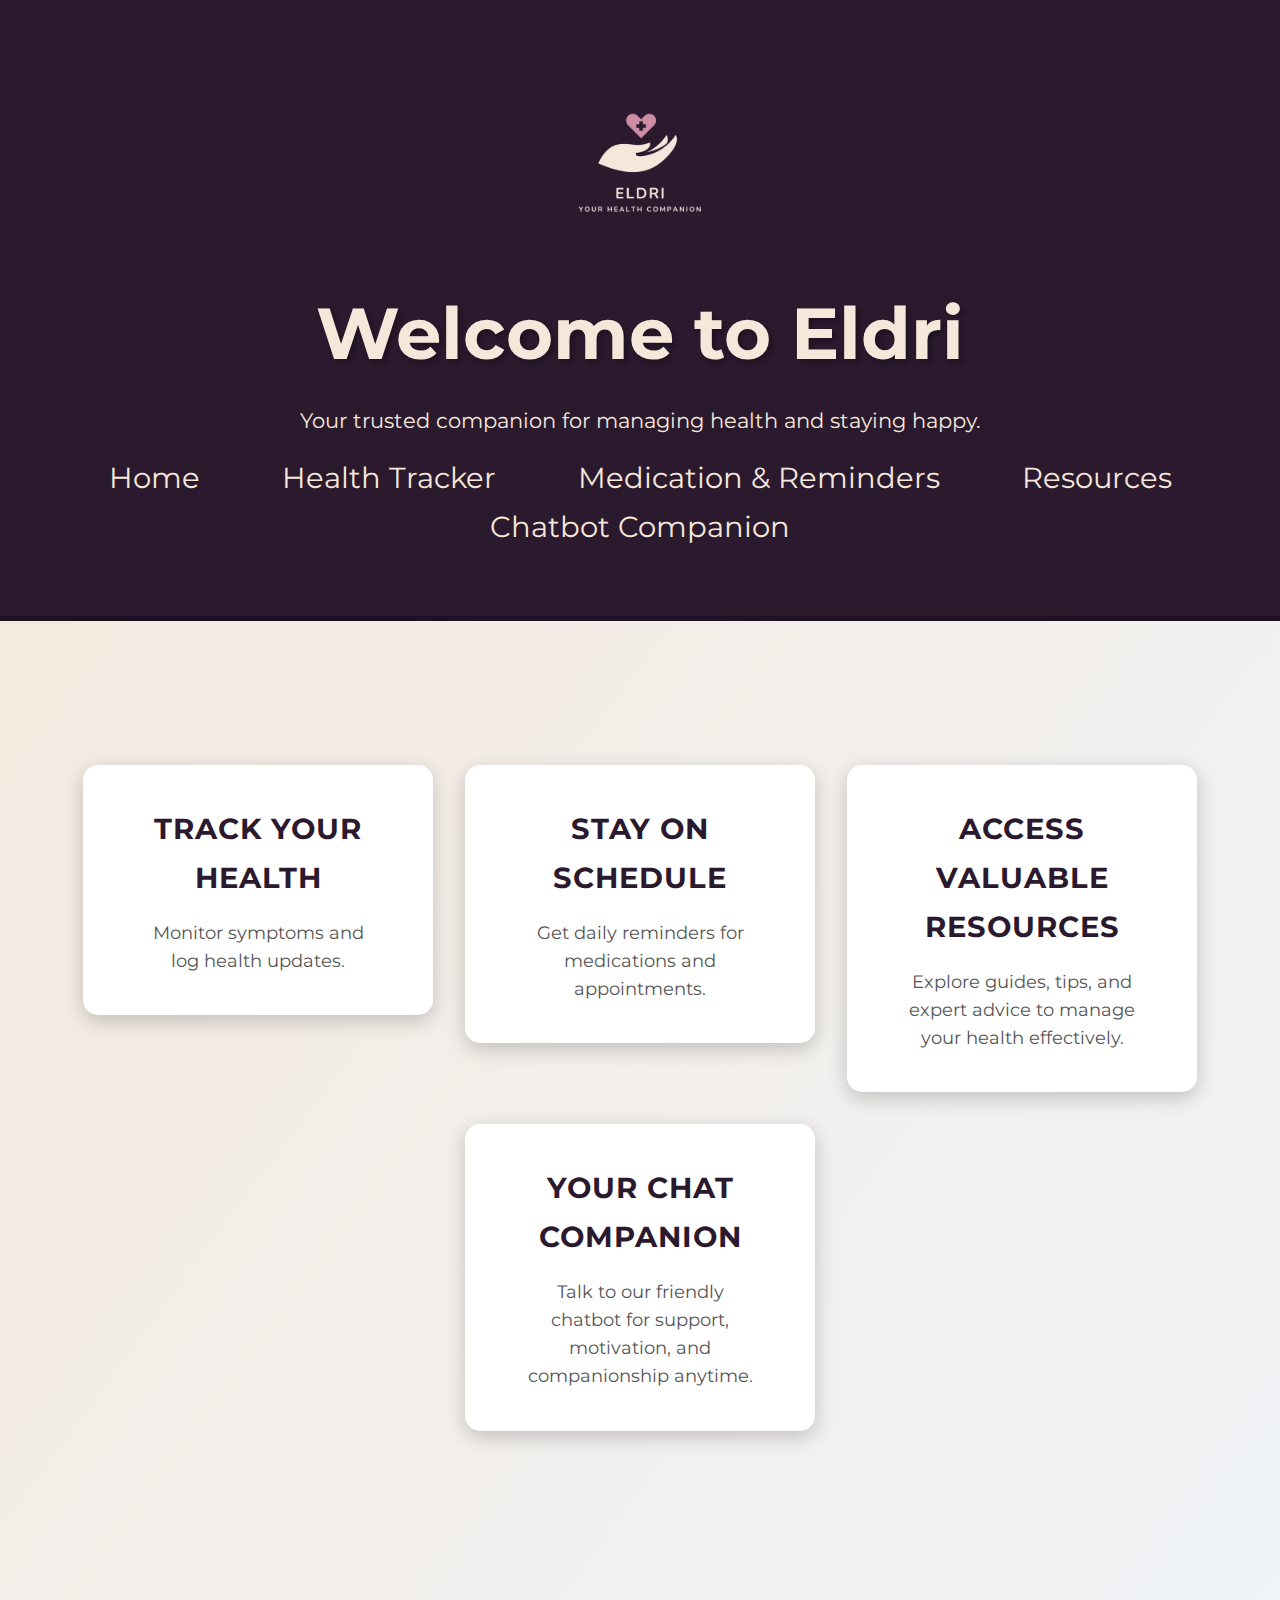
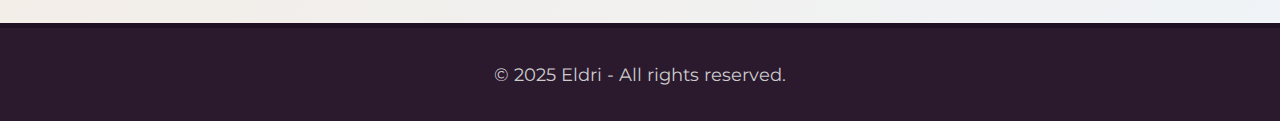
<file: index.html>
<!DOCTYPE html>
<html lang="en">
<head>
    <meta charset="UTF-8">
    <meta name="viewport" content="width=device-width, initial-scale=1.0">
    <title>Eldri - Your Health Companion</title>
    <link rel="stylesheet" href="styles.css">
    <link href="https://fonts.googleapis.com/css2?family=Montserrat:wght@400;700&display=swap" rel="stylesheet">
</head>
<body>
    <header>
        <img src="logo.png" alt="Eldri Logo" id="logo" width="200px" height="200px">
        <h1>Welcome to Eldri</h1>
        <p>Your trusted companion for managing health and staying happy.</p>
        <nav>
            <a href="index.html">Home</a>
            <a href="tracker.html">Health Tracker</a>
            <a href="medication.html">Medication & Reminders</a>
            <a href="resources.html">Resources</a>
            <a href="chatbot.html">Chatbot Companion</a>
        </nav>
    </header>

    <main>
        <section class="features">
            <div class="feature-card">
                <h3>Track Your Health</h3>
                <p>Monitor symptoms and log health updates.</p>
            </div>
            <div class="feature-card">
                <h3>Stay on Schedule</h3>
                <p>Get daily reminders for medications and appointments.</p>
            </div>
            <div class="feature-card">
                <h3>Access Valuable Resources</h3>
                <p>Explore guides, tips, and expert advice to manage your health effectively.</p>
            </div>
            <div class="feature-card">
                <h3>Your Chat Companion</h3>
                <p>Talk to our friendly chatbot for support, motivation, and companionship anytime.</p>
            </div>
        </section>
    </main>

    <footer>
        <p>&copy; 2025 Eldri - All rights reserved.</p>
    </footer>
</body>
</html>
</file>
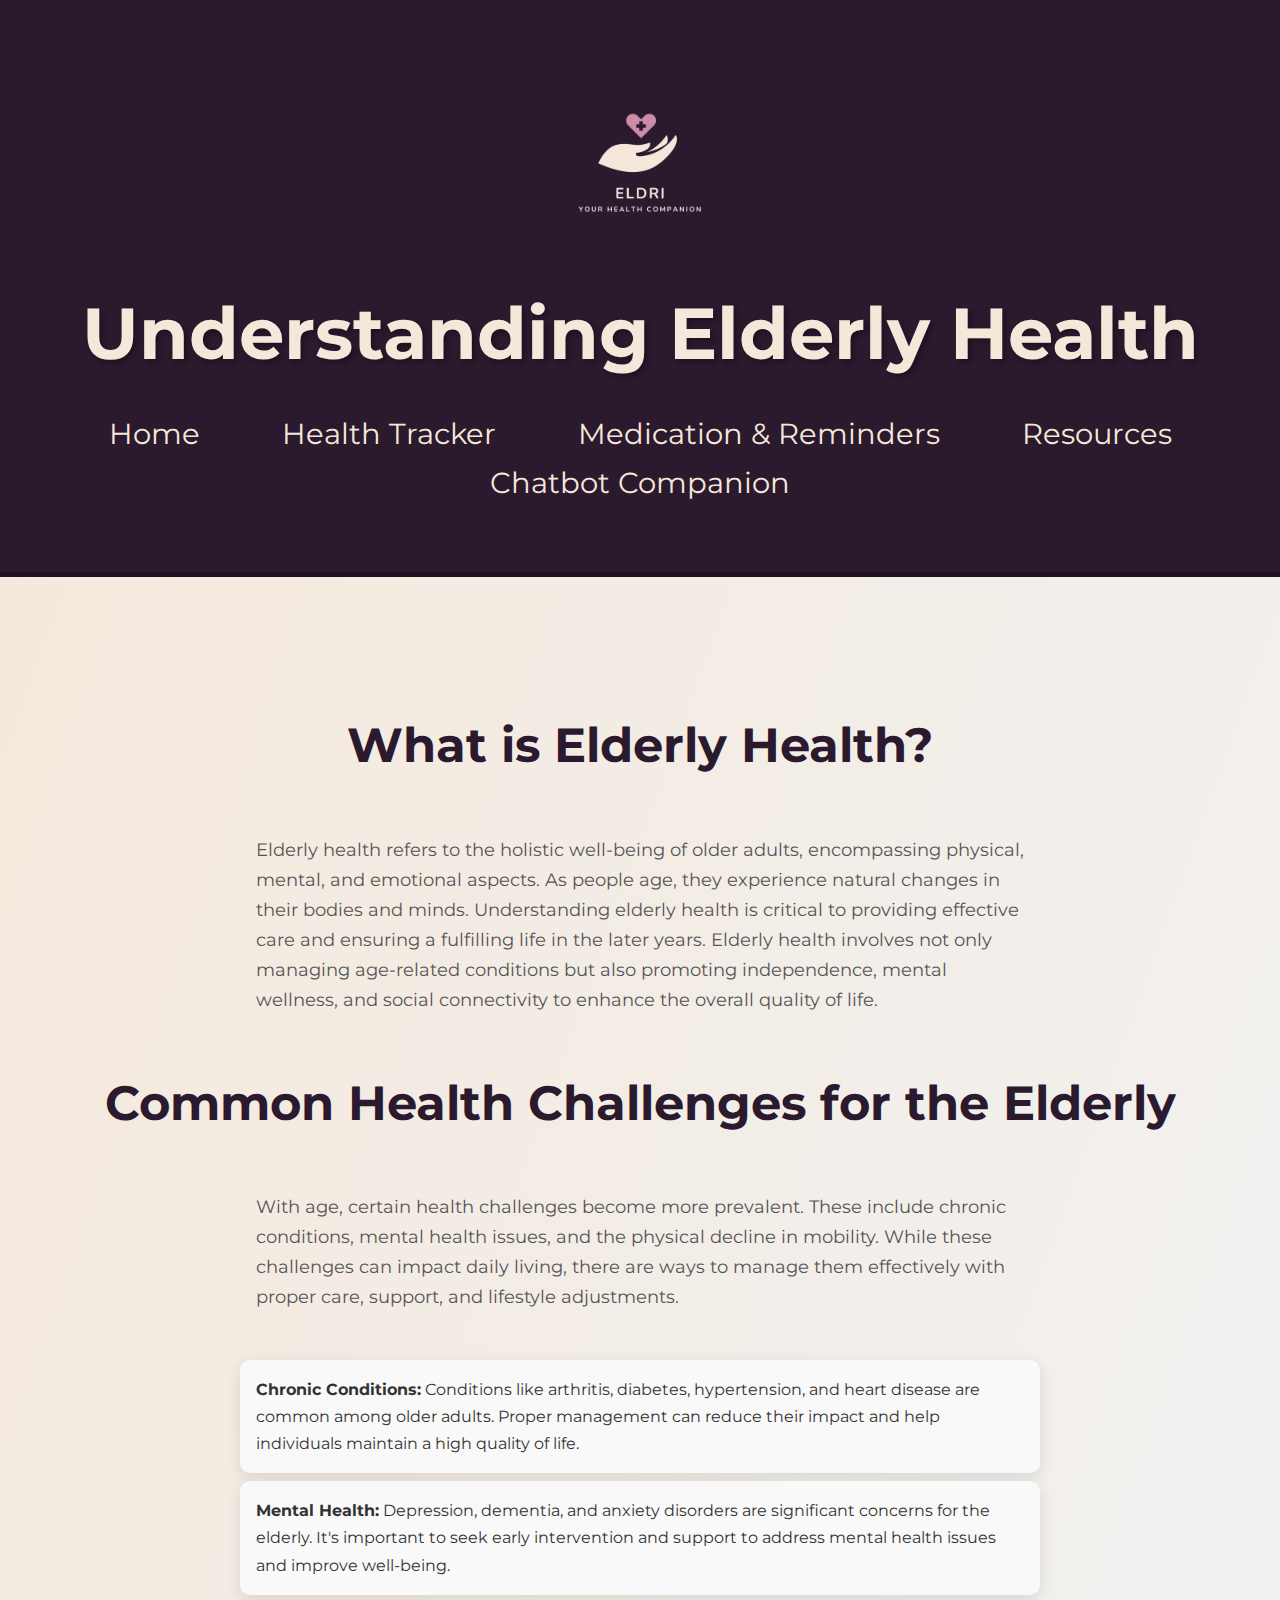
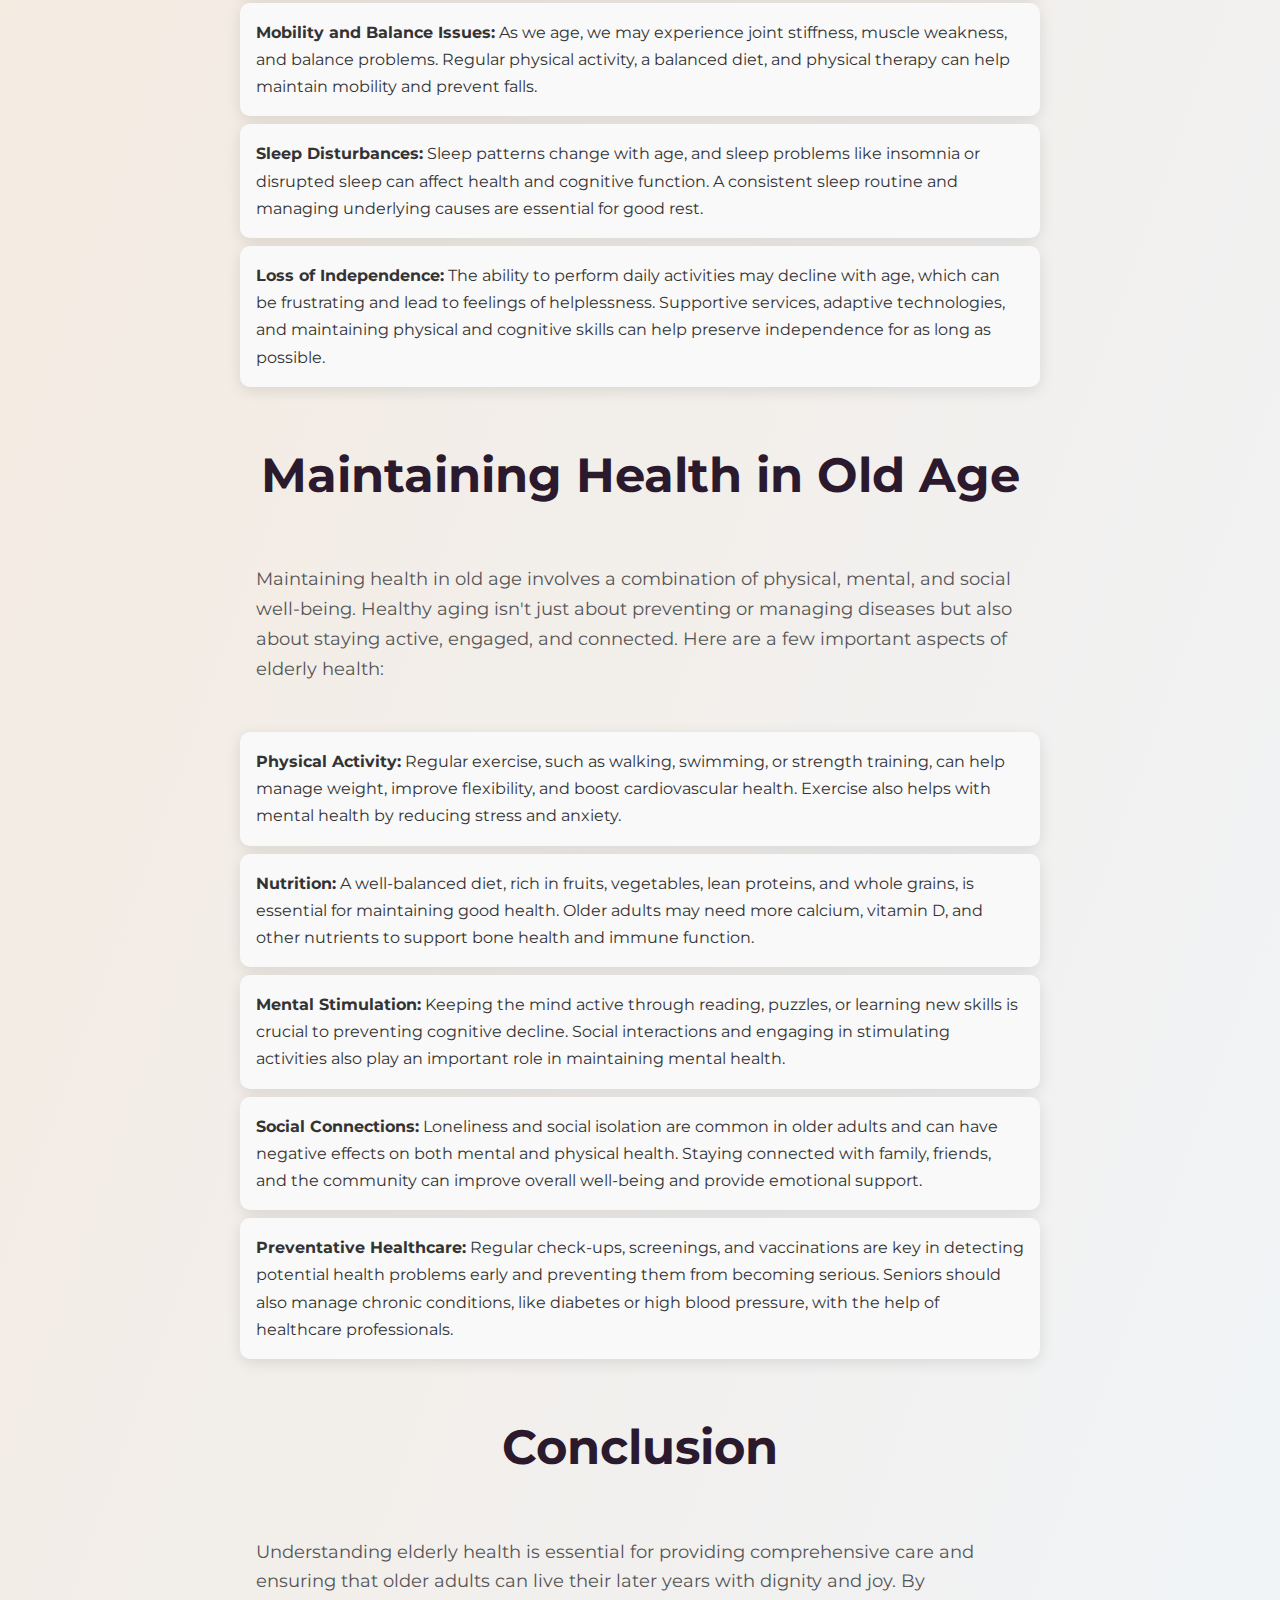
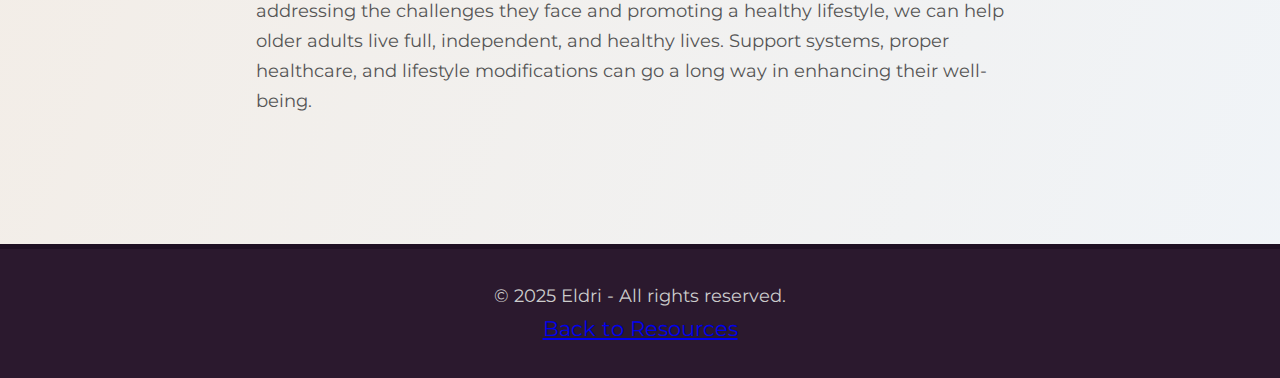
<file: article1.html>
<!DOCTYPE html>
<html lang="en">
<head>
    <meta charset="UTF-8">
    <meta name="viewport" content="width=device-width, initial-scale=1.0">
    <title>Understanding Elderly Health</title>
    <link rel="stylesheet" href="styles.css">
    <link href="https://fonts.googleapis.com/css2?family=Montserrat:wght@400;700&display=swap" rel="stylesheet">

</head>
<body>
    <header>
        <img src="logo.png" alt="Eldri Logo" id="logo" width="200px" height="200px">
        <h1>Understanding Elderly Health</h1>
        <nav>
            <a href="index.html">Home</a>
            <a href="tracker.html">Health Tracker</a>
            <a href="medication.html">Medication & Reminders</a>
            <a href="resources.html">Resources</a>
            <a href="chatbot.html">Chatbot Companion</a>
        </nav>
    </header>

    <main>
        <article>
            <h2>What is Elderly Health?</h2>
            <p>Elderly health refers to the holistic well-being of older adults, encompassing physical, mental, and emotional aspects. As people age, they experience natural changes in their bodies and minds. Understanding elderly health is critical to providing effective care and ensuring a fulfilling life in the later years. Elderly health involves not only managing age-related conditions but also promoting independence, mental wellness, and social connectivity to enhance the overall quality of life.</p>
            
            <h2>Common Health Challenges for the Elderly</h2>
            <p>With age, certain health challenges become more prevalent. These include chronic conditions, mental health issues, and the physical decline in mobility. While these challenges can impact daily living, there are ways to manage them effectively with proper care, support, and lifestyle adjustments.</p>
            <ul>
                <li><strong>Chronic Conditions:</strong> Conditions like arthritis, diabetes, hypertension, and heart disease are common among older adults. Proper management can reduce their impact and help individuals maintain a high quality of life.</li>
                <li><strong>Mental Health:</strong> Depression, dementia, and anxiety disorders are significant concerns for the elderly. It's important to seek early intervention and support to address mental health issues and improve well-being.</li>
                <li><strong>Mobility and Balance Issues:</strong> As we age, we may experience joint stiffness, muscle weakness, and balance problems. Regular physical activity, a balanced diet, and physical therapy can help maintain mobility and prevent falls.</li>
                <li><strong>Sleep Disturbances:</strong> Sleep patterns change with age, and sleep problems like insomnia or disrupted sleep can affect health and cognitive function. A consistent sleep routine and managing underlying causes are essential for good rest.</li>
                <li><strong>Loss of Independence:</strong> The ability to perform daily activities may decline with age, which can be frustrating and lead to feelings of helplessness. Supportive services, adaptive technologies, and maintaining physical and cognitive skills can help preserve independence for as long as possible.</li>
            </ul>
            
            <h2>Maintaining Health in Old Age</h2>
            <p>Maintaining health in old age involves a combination of physical, mental, and social well-being. Healthy aging isn't just about preventing or managing diseases but also about staying active, engaged, and connected. Here are a few important aspects of elderly health:</p>
            <ul>
                <li><strong>Physical Activity:</strong> Regular exercise, such as walking, swimming, or strength training, can help manage weight, improve flexibility, and boost cardiovascular health. Exercise also helps with mental health by reducing stress and anxiety.</li>
                <li><strong>Nutrition:</strong> A well-balanced diet, rich in fruits, vegetables, lean proteins, and whole grains, is essential for maintaining good health. Older adults may need more calcium, vitamin D, and other nutrients to support bone health and immune function.</li>
                <li><strong>Mental Stimulation:</strong> Keeping the mind active through reading, puzzles, or learning new skills is crucial to preventing cognitive decline. Social interactions and engaging in stimulating activities also play an important role in maintaining mental health.</li>
                <li><strong>Social Connections:</strong> Loneliness and social isolation are common in older adults and can have negative effects on both mental and physical health. Staying connected with family, friends, and the community can improve overall well-being and provide emotional support.</li>
                <li><strong>Preventative Healthcare:</strong> Regular check-ups, screenings, and vaccinations are key in detecting potential health problems early and preventing them from becoming serious. Seniors should also manage chronic conditions, like diabetes or high blood pressure, with the help of healthcare professionals.</li>
            </ul>
            
            <h2>Conclusion</h2>
            <p>Understanding elderly health is essential for providing comprehensive care and ensuring that older adults can live their later years with dignity and joy. By addressing the challenges they face and promoting a healthy lifestyle, we can help older adults live full, independent, and healthy lives. Support systems, proper healthcare, and lifestyle modifications can go a long way in enhancing their well-being.</p>
        </article>
    </main>

    <footer>
        <p>&copy; 2025 Eldri - All rights reserved.</p>
        <a href="resources.html">Back to Resources</a>
    </footer>
</body>
</html>
</file>
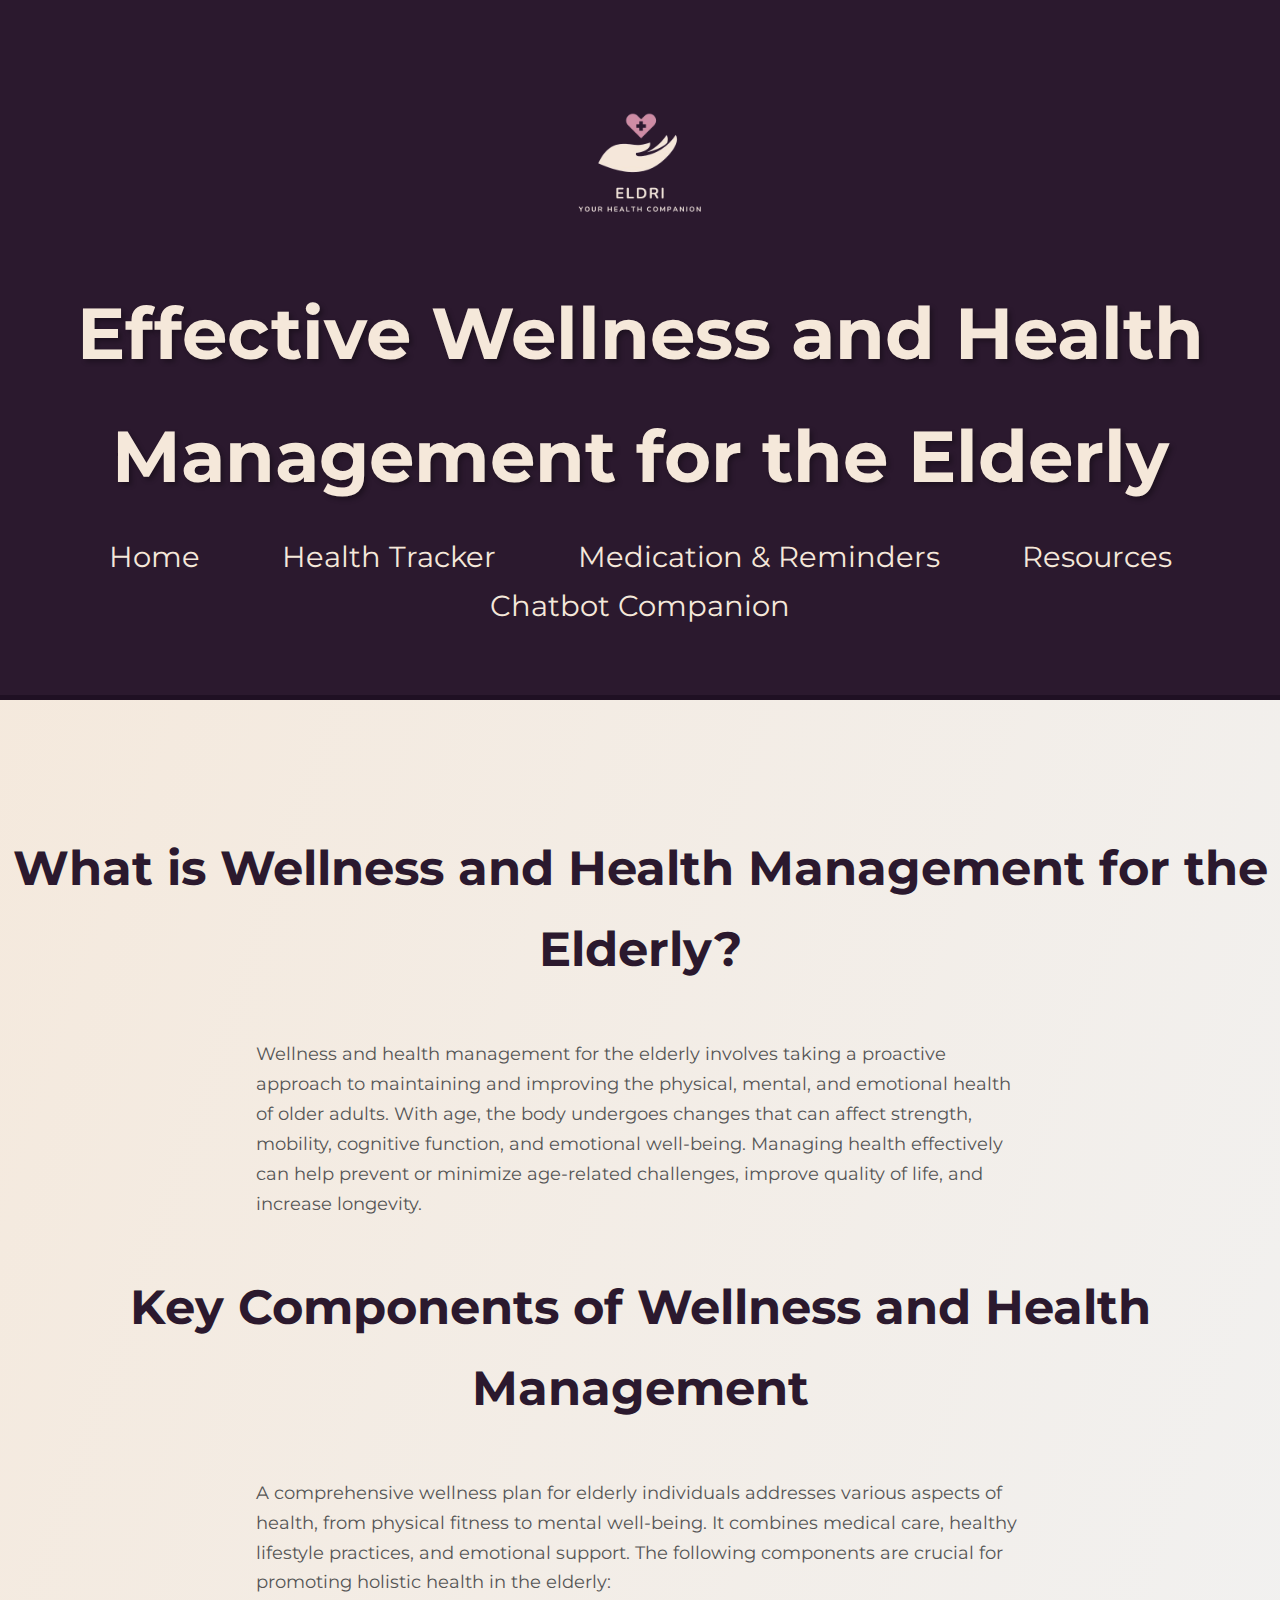
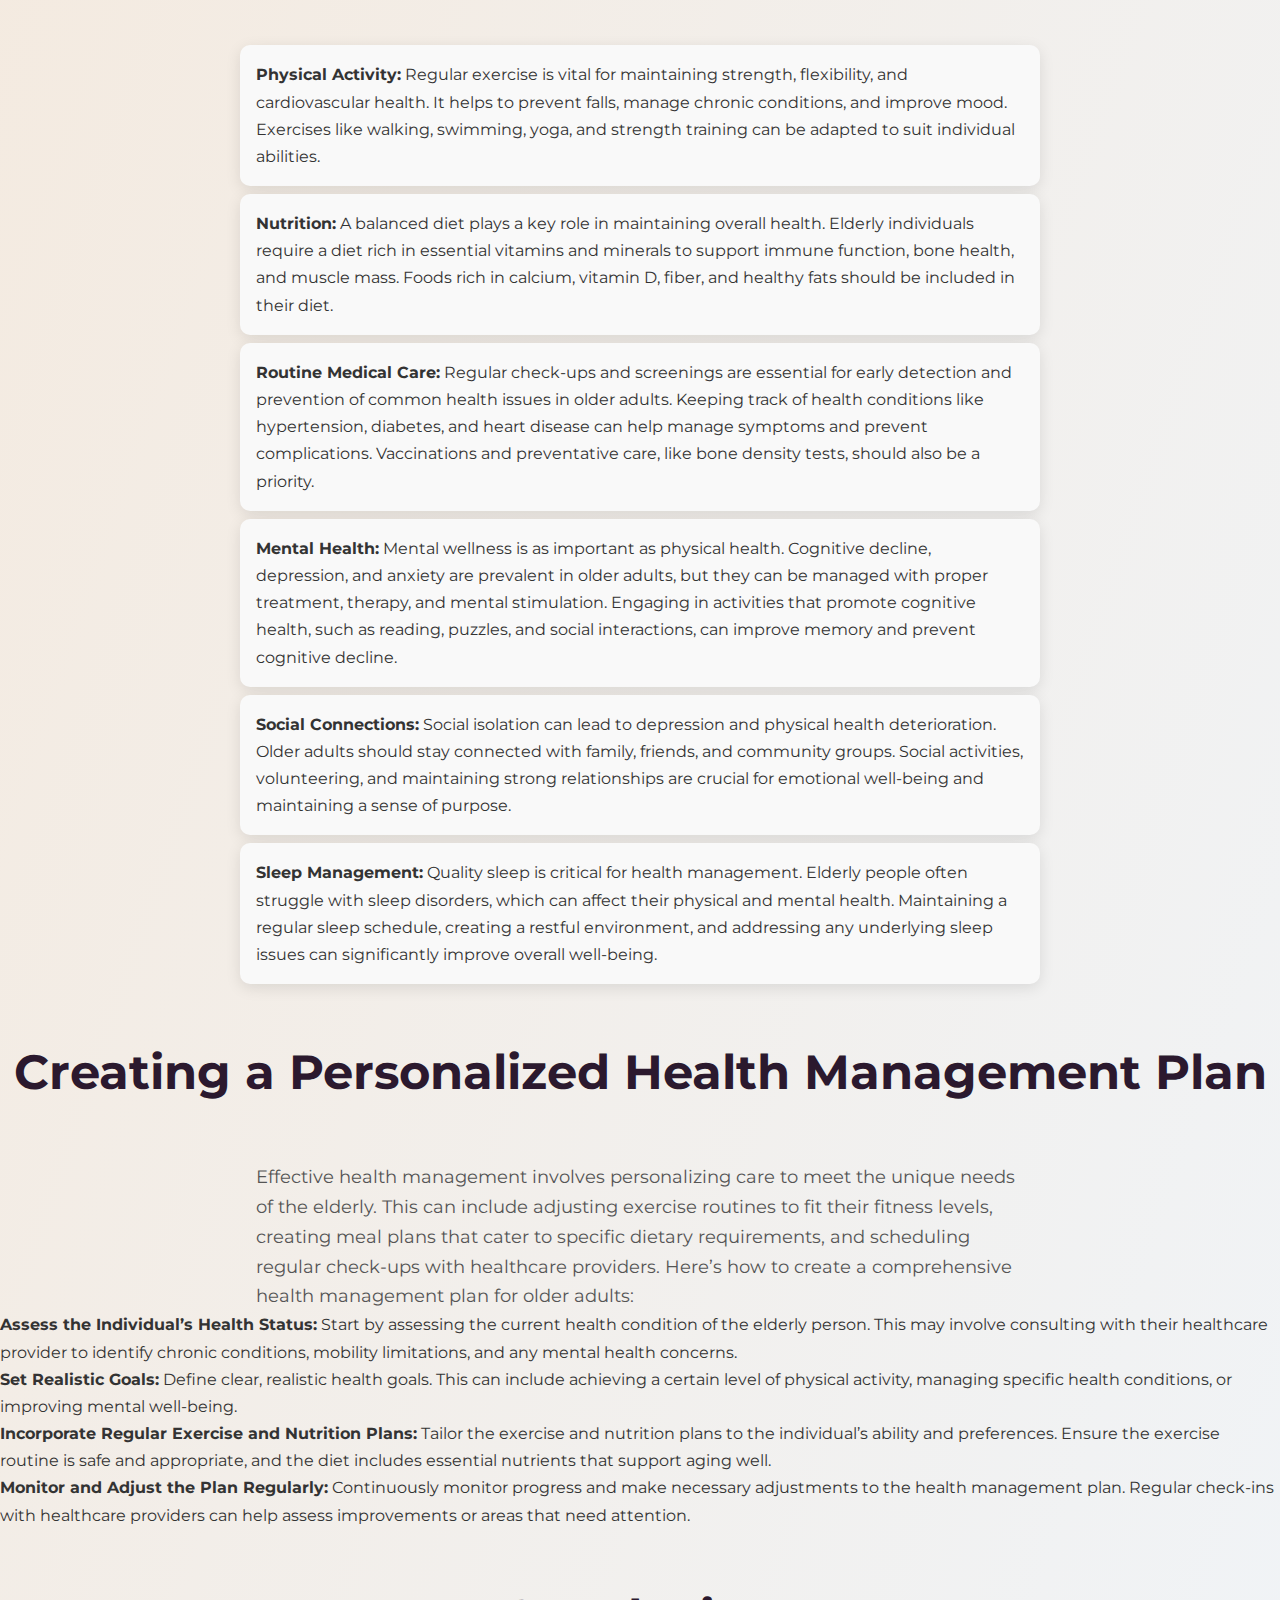
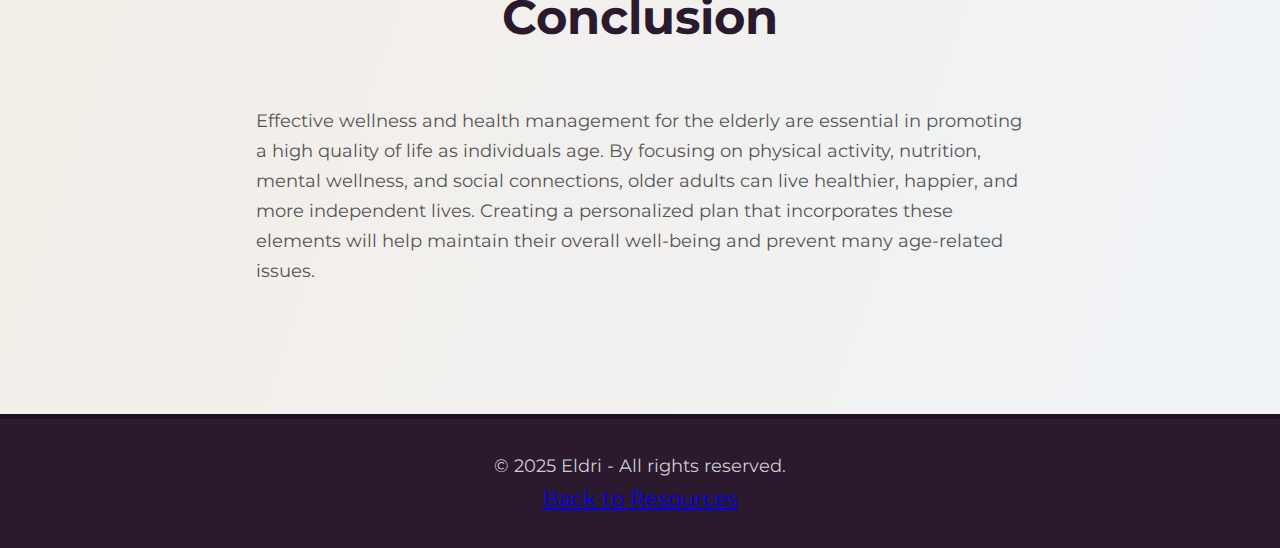
<file: article2.html>
<!DOCTYPE html>
<html lang="en">
<head>
    <meta charset="UTF-8">
    <meta name="viewport" content="width=device-width, initial-scale=1.0">
    <title>Effective Wellness and Health Management for the Elderly</title>
    <link rel="stylesheet" href="styles.css">
    <link href="https://fonts.googleapis.com/css2?family=Montserrat:wght@400;700&display=swap" rel="stylesheet">

</head>
<body>
    <header>
        <img src="logo.png" alt="Eldri Logo" id="logo" width="200px" height="200px">
        <h1>Effective Wellness and Health Management for the Elderly</h1>
        <nav>
            <a href="index.html">Home</a>
            <a href="tracker.html">Health Tracker</a>
            <a href="medication.html">Medication & Reminders</a>
            <a href="resources.html">Resources</a>
            <a href="chatbot.html">Chatbot Companion</a>
        </nav>
    </header>

    <main>
        <article>
            <h2>What is Wellness and Health Management for the Elderly?</h2>
            <p>Wellness and health management for the elderly involves taking a proactive approach to maintaining and improving the physical, mental, and emotional health of older adults. With age, the body undergoes changes that can affect strength, mobility, cognitive function, and emotional well-being. Managing health effectively can help prevent or minimize age-related challenges, improve quality of life, and increase longevity.</p>
            
            <h2>Key Components of Wellness and Health Management</h2>
            <p>A comprehensive wellness plan for elderly individuals addresses various aspects of health, from physical fitness to mental well-being. It combines medical care, healthy lifestyle practices, and emotional support. The following components are crucial for promoting holistic health in the elderly:</p>
            <ul>
                <li><strong>Physical Activity:</strong> Regular exercise is vital for maintaining strength, flexibility, and cardiovascular health. It helps to prevent falls, manage chronic conditions, and improve mood. Exercises like walking, swimming, yoga, and strength training can be adapted to suit individual abilities.</li>
                <li><strong>Nutrition:</strong> A balanced diet plays a key role in maintaining overall health. Elderly individuals require a diet rich in essential vitamins and minerals to support immune function, bone health, and muscle mass. Foods rich in calcium, vitamin D, fiber, and healthy fats should be included in their diet.</li>
                <li><strong>Routine Medical Care:</strong> Regular check-ups and screenings are essential for early detection and prevention of common health issues in older adults. Keeping track of health conditions like hypertension, diabetes, and heart disease can help manage symptoms and prevent complications. Vaccinations and preventative care, like bone density tests, should also be a priority.</li>
                <li><strong>Mental Health:</strong> Mental wellness is as important as physical health. Cognitive decline, depression, and anxiety are prevalent in older adults, but they can be managed with proper treatment, therapy, and mental stimulation. Engaging in activities that promote cognitive health, such as reading, puzzles, and social interactions, can improve memory and prevent cognitive decline.</li>
                <li><strong>Social Connections:</strong> Social isolation can lead to depression and physical health deterioration. Older adults should stay connected with family, friends, and community groups. Social activities, volunteering, and maintaining strong relationships are crucial for emotional well-being and maintaining a sense of purpose.</li>
                <li><strong>Sleep Management:</strong> Quality sleep is critical for health management. Elderly people often struggle with sleep disorders, which can affect their physical and mental health. Maintaining a regular sleep schedule, creating a restful environment, and addressing any underlying sleep issues can significantly improve overall well-being.</li>
            </ul>
            
            <h2>Creating a Personalized Health Management Plan</h2>
            <p>Effective health management involves personalizing care to meet the unique needs of the elderly. This can include adjusting exercise routines to fit their fitness levels, creating meal plans that cater to specific dietary requirements, and scheduling regular check-ups with healthcare providers. Here’s how to create a comprehensive health management plan for older adults:</p>
            <ol>
                <li><strong>Assess the Individual’s Health Status:</strong> Start by assessing the current health condition of the elderly person. This may involve consulting with their healthcare provider to identify chronic conditions, mobility limitations, and any mental health concerns.</li>
                <li><strong>Set Realistic Goals:</strong> Define clear, realistic health goals. This can include achieving a certain level of physical activity, managing specific health conditions, or improving mental well-being.</li>
                <li><strong>Incorporate Regular Exercise and Nutrition Plans:</strong> Tailor the exercise and nutrition plans to the individual’s ability and preferences. Ensure the exercise routine is safe and appropriate, and the diet includes essential nutrients that support aging well.</li>
                <li><strong>Monitor and Adjust the Plan Regularly:</strong> Continuously monitor progress and make necessary adjustments to the health management plan. Regular check-ins with healthcare providers can help assess improvements or areas that need attention.</li>
            </ol>
            
            <h2>Conclusion</h2>
            <p>Effective wellness and health management for the elderly are essential in promoting a high quality of life as individuals age. By focusing on physical activity, nutrition, mental wellness, and social connections, older adults can live healthier, happier, and more independent lives. Creating a personalized plan that incorporates these elements will help maintain their overall well-being and prevent many age-related issues.</p>
        </article>
    </main>

    <footer>
        <p>&copy; 2025 Eldri - All rights reserved.</p>
        <a href="resources.html">Back to Resources</a>
    </footer>
</body>
</html>
</file>
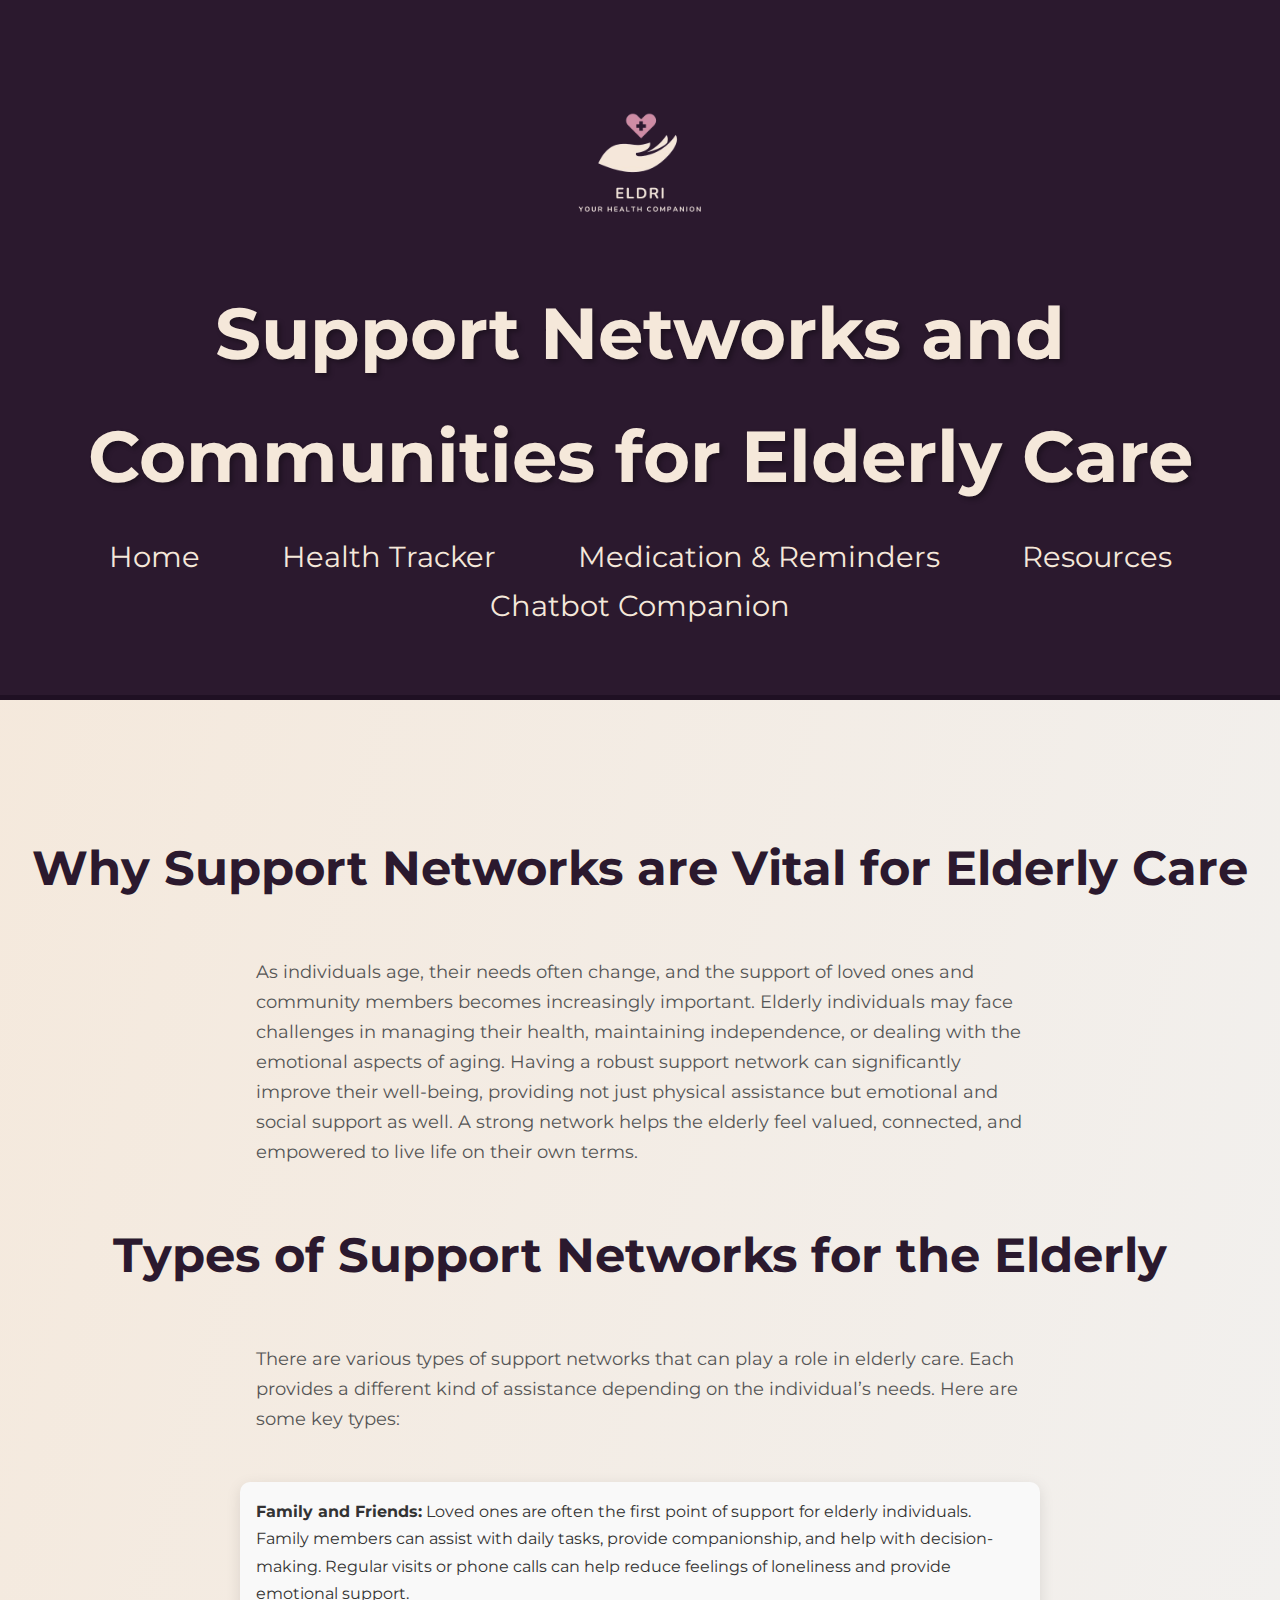
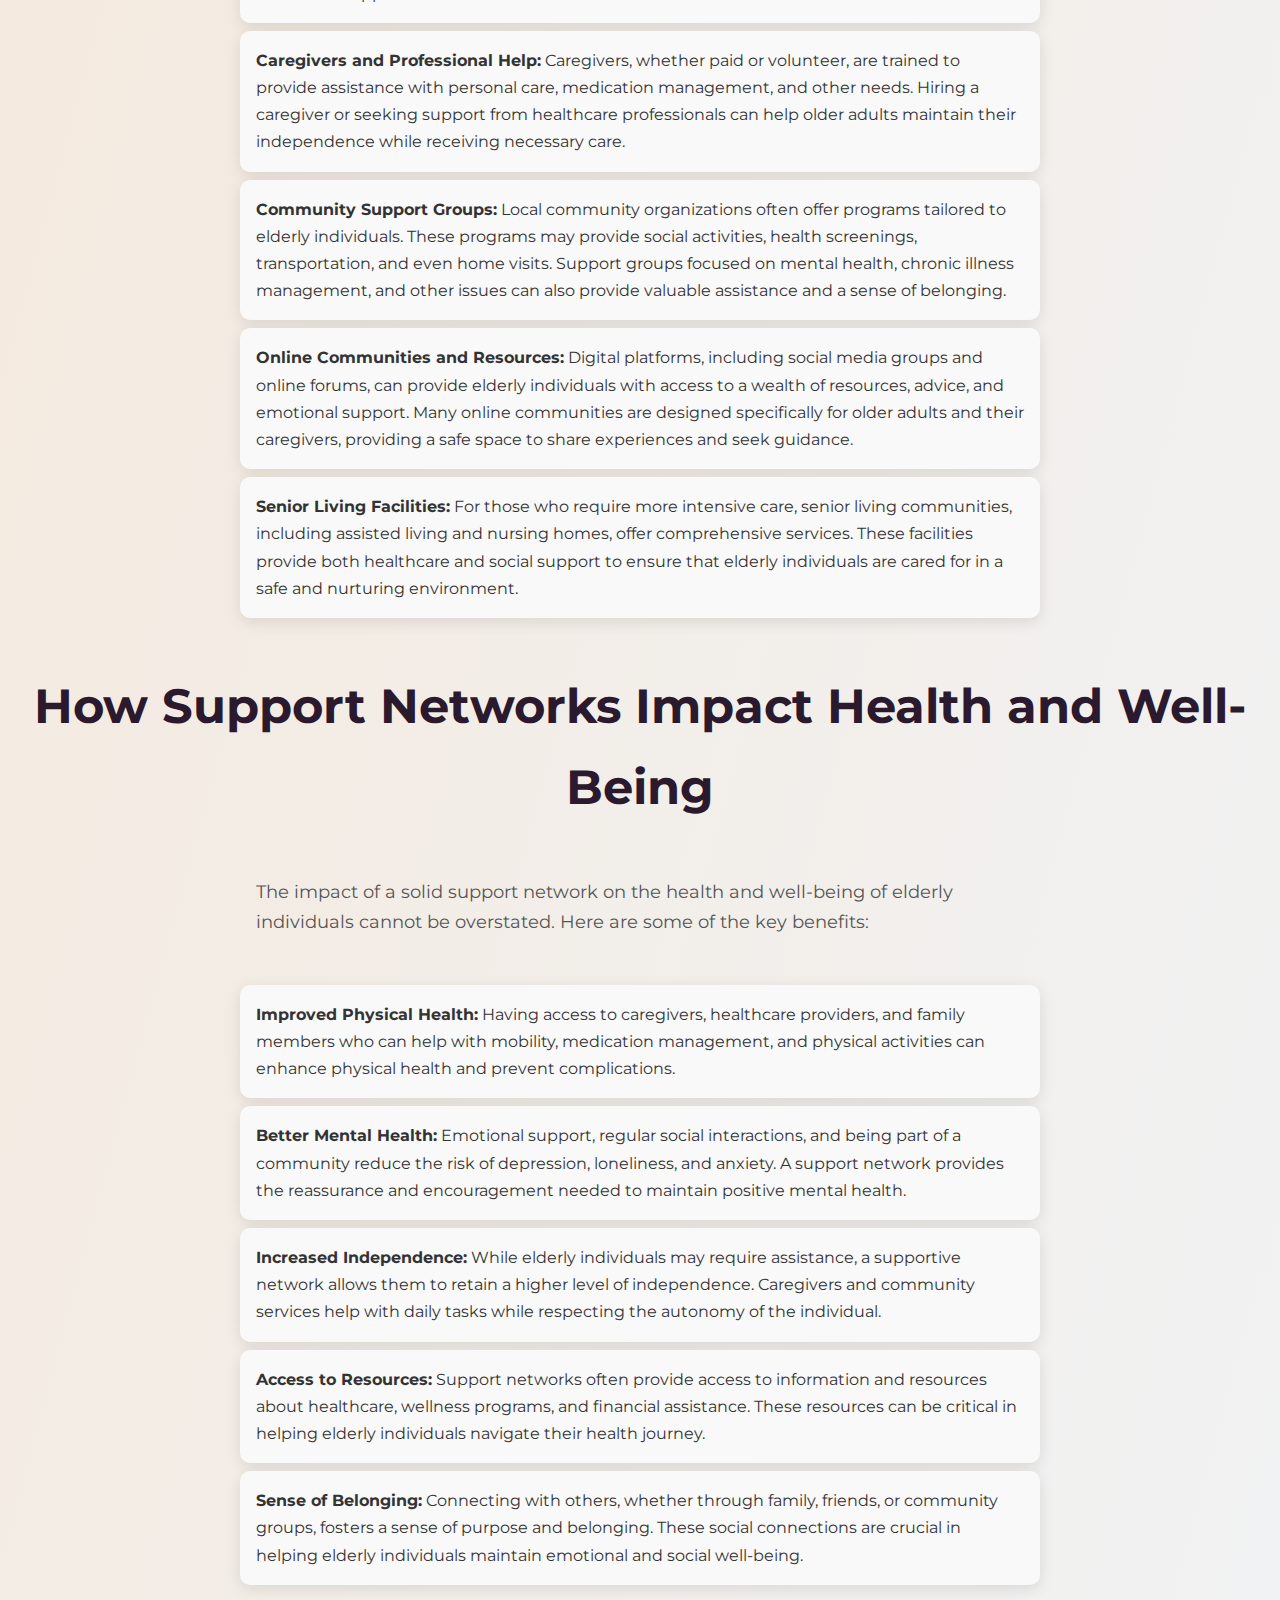
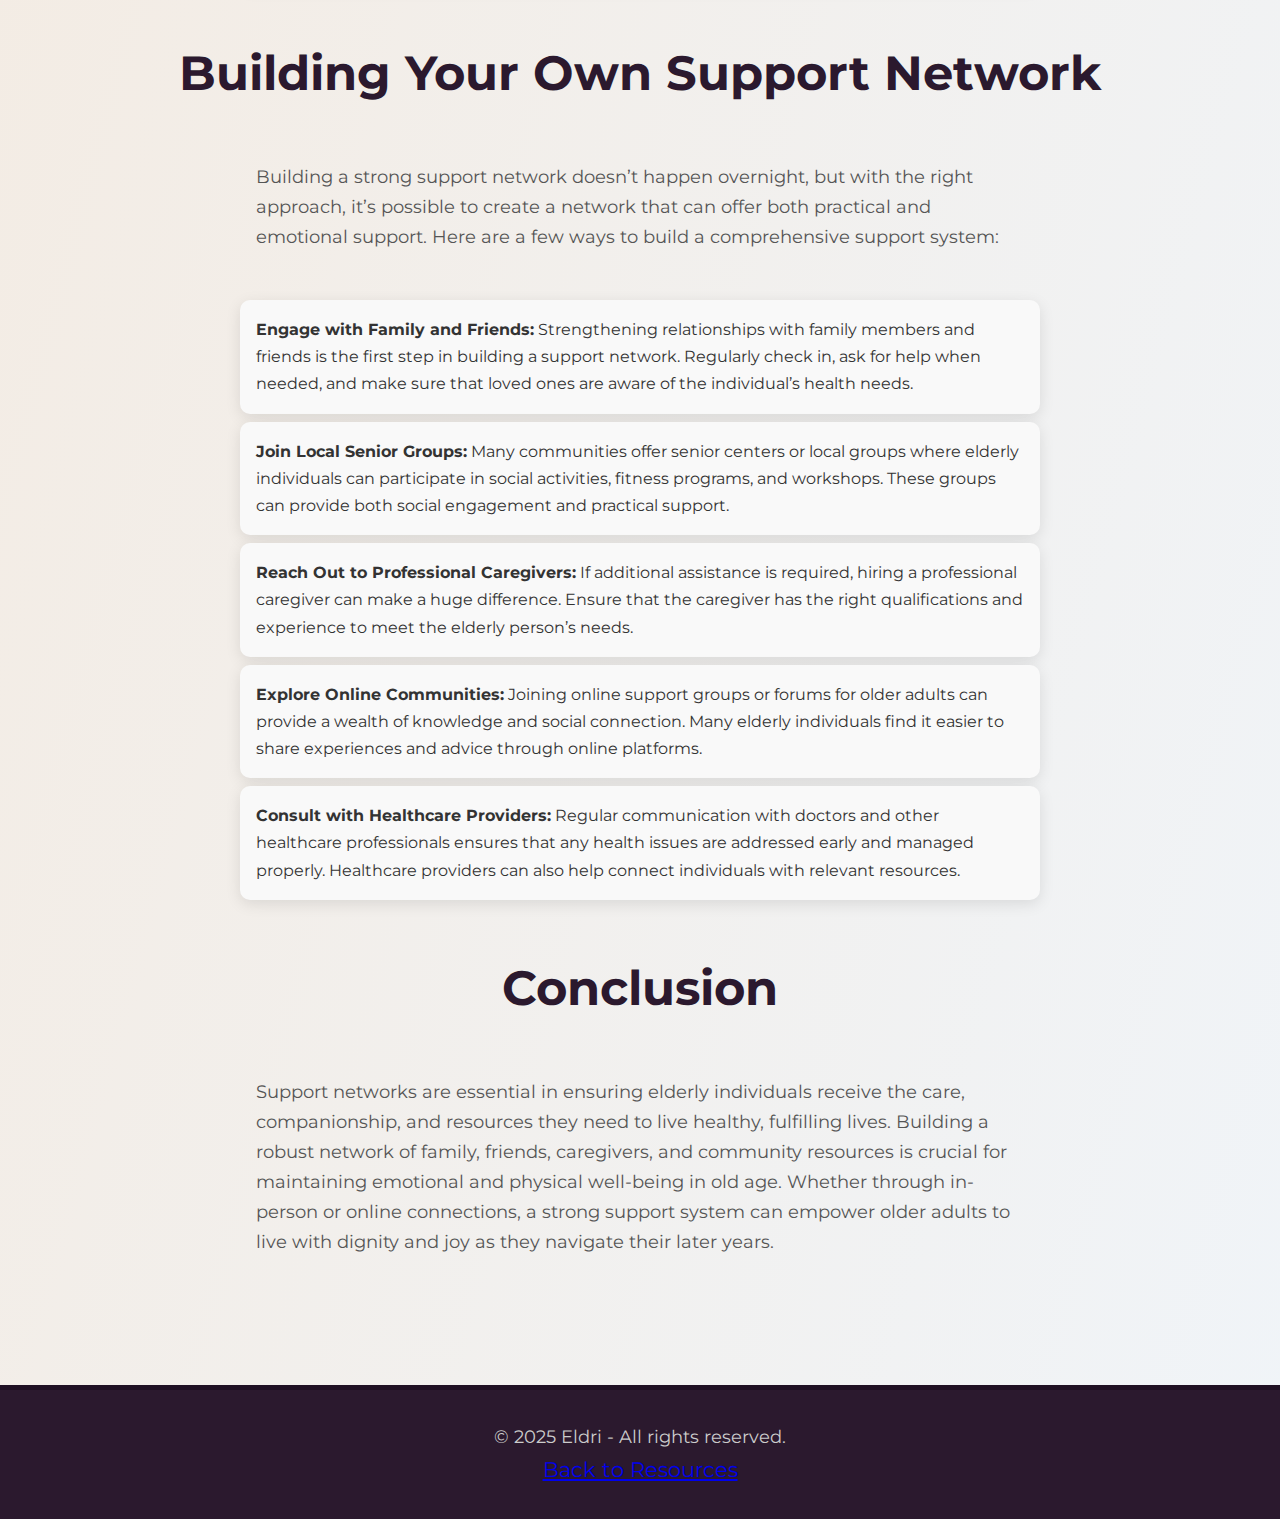
<file: article3.html>
<!DOCTYPE html>
<html lang="en">
<head>
    <meta charset="UTF-8">
    <meta name="viewport" content="width=device-width, initial-scale=1.0">
    <title>Support Networks and Communities for Elderly Care</title>
    <link rel="stylesheet" href="styles.css">
    <link href="https://fonts.googleapis.com/css2?family=Montserrat:wght@400;700&display=swap" rel="stylesheet">

</head>
<body>
    <header>
        <img src="logo.png" alt="Eldri Logo" id="logo" width="200px" height="200px">
        <h1>Support Networks and Communities for Elderly Care</h1>
        <nav>
            <a href="index.html">Home</a>
            <a href="tracker.html">Health Tracker</a>
            <a href="medication.html">Medication & Reminders</a>
            <a href="resources.html">Resources</a>
            <a href="chatbot.html">Chatbot Companion</a>
        </nav>
    </header>

    <main>
        <article>
            <h2>Why Support Networks are Vital for Elderly Care</h2>
            <p>As individuals age, their needs often change, and the support of loved ones and community members becomes increasingly important. Elderly individuals may face challenges in managing their health, maintaining independence, or dealing with the emotional aspects of aging. Having a robust support network can significantly improve their well-being, providing not just physical assistance but emotional and social support as well. A strong network helps the elderly feel valued, connected, and empowered to live life on their own terms.</p>
            
            <h2>Types of Support Networks for the Elderly</h2>
            <p>There are various types of support networks that can play a role in elderly care. Each provides a different kind of assistance depending on the individual’s needs. Here are some key types:</p>
            <ul>
                <li><strong>Family and Friends:</strong> Loved ones are often the first point of support for elderly individuals. Family members can assist with daily tasks, provide companionship, and help with decision-making. Regular visits or phone calls can help reduce feelings of loneliness and provide emotional support.</li>
                <li><strong>Caregivers and Professional Help:</strong> Caregivers, whether paid or volunteer, are trained to provide assistance with personal care, medication management, and other needs. Hiring a caregiver or seeking support from healthcare professionals can help older adults maintain their independence while receiving necessary care.</li>
                <li><strong>Community Support Groups:</strong> Local community organizations often offer programs tailored to elderly individuals. These programs may provide social activities, health screenings, transportation, and even home visits. Support groups focused on mental health, chronic illness management, and other issues can also provide valuable assistance and a sense of belonging.</li>
                <li><strong>Online Communities and Resources:</strong> Digital platforms, including social media groups and online forums, can provide elderly individuals with access to a wealth of resources, advice, and emotional support. Many online communities are designed specifically for older adults and their caregivers, providing a safe space to share experiences and seek guidance.</li>
                <li><strong>Senior Living Facilities:</strong> For those who require more intensive care, senior living communities, including assisted living and nursing homes, offer comprehensive services. These facilities provide both healthcare and social support to ensure that elderly individuals are cared for in a safe and nurturing environment.</li>
            </ul>
            
            <h2>How Support Networks Impact Health and Well-Being</h2>
            <p>The impact of a solid support network on the health and well-being of elderly individuals cannot be overstated. Here are some of the key benefits:</p>
            <ul>
                <li><strong>Improved Physical Health:</strong> Having access to caregivers, healthcare providers, and family members who can help with mobility, medication management, and physical activities can enhance physical health and prevent complications.</li>
                <li><strong>Better Mental Health:</strong> Emotional support, regular social interactions, and being part of a community reduce the risk of depression, loneliness, and anxiety. A support network provides the reassurance and encouragement needed to maintain positive mental health.</li>
                <li><strong>Increased Independence:</strong> While elderly individuals may require assistance, a supportive network allows them to retain a higher level of independence. Caregivers and community services help with daily tasks while respecting the autonomy of the individual.</li>
                <li><strong>Access to Resources:</strong> Support networks often provide access to information and resources about healthcare, wellness programs, and financial assistance. These resources can be critical in helping elderly individuals navigate their health journey.</li>
                <li><strong>Sense of Belonging:</strong> Connecting with others, whether through family, friends, or community groups, fosters a sense of purpose and belonging. These social connections are crucial in helping elderly individuals maintain emotional and social well-being.</li>
            </ul>
            
            <h2>Building Your Own Support Network</h2>
            <p>Building a strong support network doesn’t happen overnight, but with the right approach, it’s possible to create a network that can offer both practical and emotional support. Here are a few ways to build a comprehensive support system:</p>
            <ul>
                <li><strong>Engage with Family and Friends:</strong> Strengthening relationships with family members and friends is the first step in building a support network. Regularly check in, ask for help when needed, and make sure that loved ones are aware of the individual’s health needs.</li>
                <li><strong>Join Local Senior Groups:</strong> Many communities offer senior centers or local groups where elderly individuals can participate in social activities, fitness programs, and workshops. These groups can provide both social engagement and practical support.</li>
                <li><strong>Reach Out to Professional Caregivers:</strong> If additional assistance is required, hiring a professional caregiver can make a huge difference. Ensure that the caregiver has the right qualifications and experience to meet the elderly person’s needs.</li>
                <li><strong>Explore Online Communities:</strong> Joining online support groups or forums for older adults can provide a wealth of knowledge and social connection. Many elderly individuals find it easier to share experiences and advice through online platforms.</li>
                <li><strong>Consult with Healthcare Providers:</strong> Regular communication with doctors and other healthcare professionals ensures that any health issues are addressed early and managed properly. Healthcare providers can also help connect individuals with relevant resources.</li>
            </ul>

            <h2>Conclusion</h2>
            <p>Support networks are essential in ensuring elderly individuals receive the care, companionship, and resources they need to live healthy, fulfilling lives. Building a robust network of family, friends, caregivers, and community resources is crucial for maintaining emotional and physical well-being in old age. Whether through in-person or online connections, a strong support system can empower older adults to live with dignity and joy as they navigate their later years.</p>
        </article>
    </main>

    <footer>
        <p>&copy; 2025 Eldri - All rights reserved.</p>
        <a href="resources.html">Back to Resources</a>
    </footer>
</body>
</html>
</file>
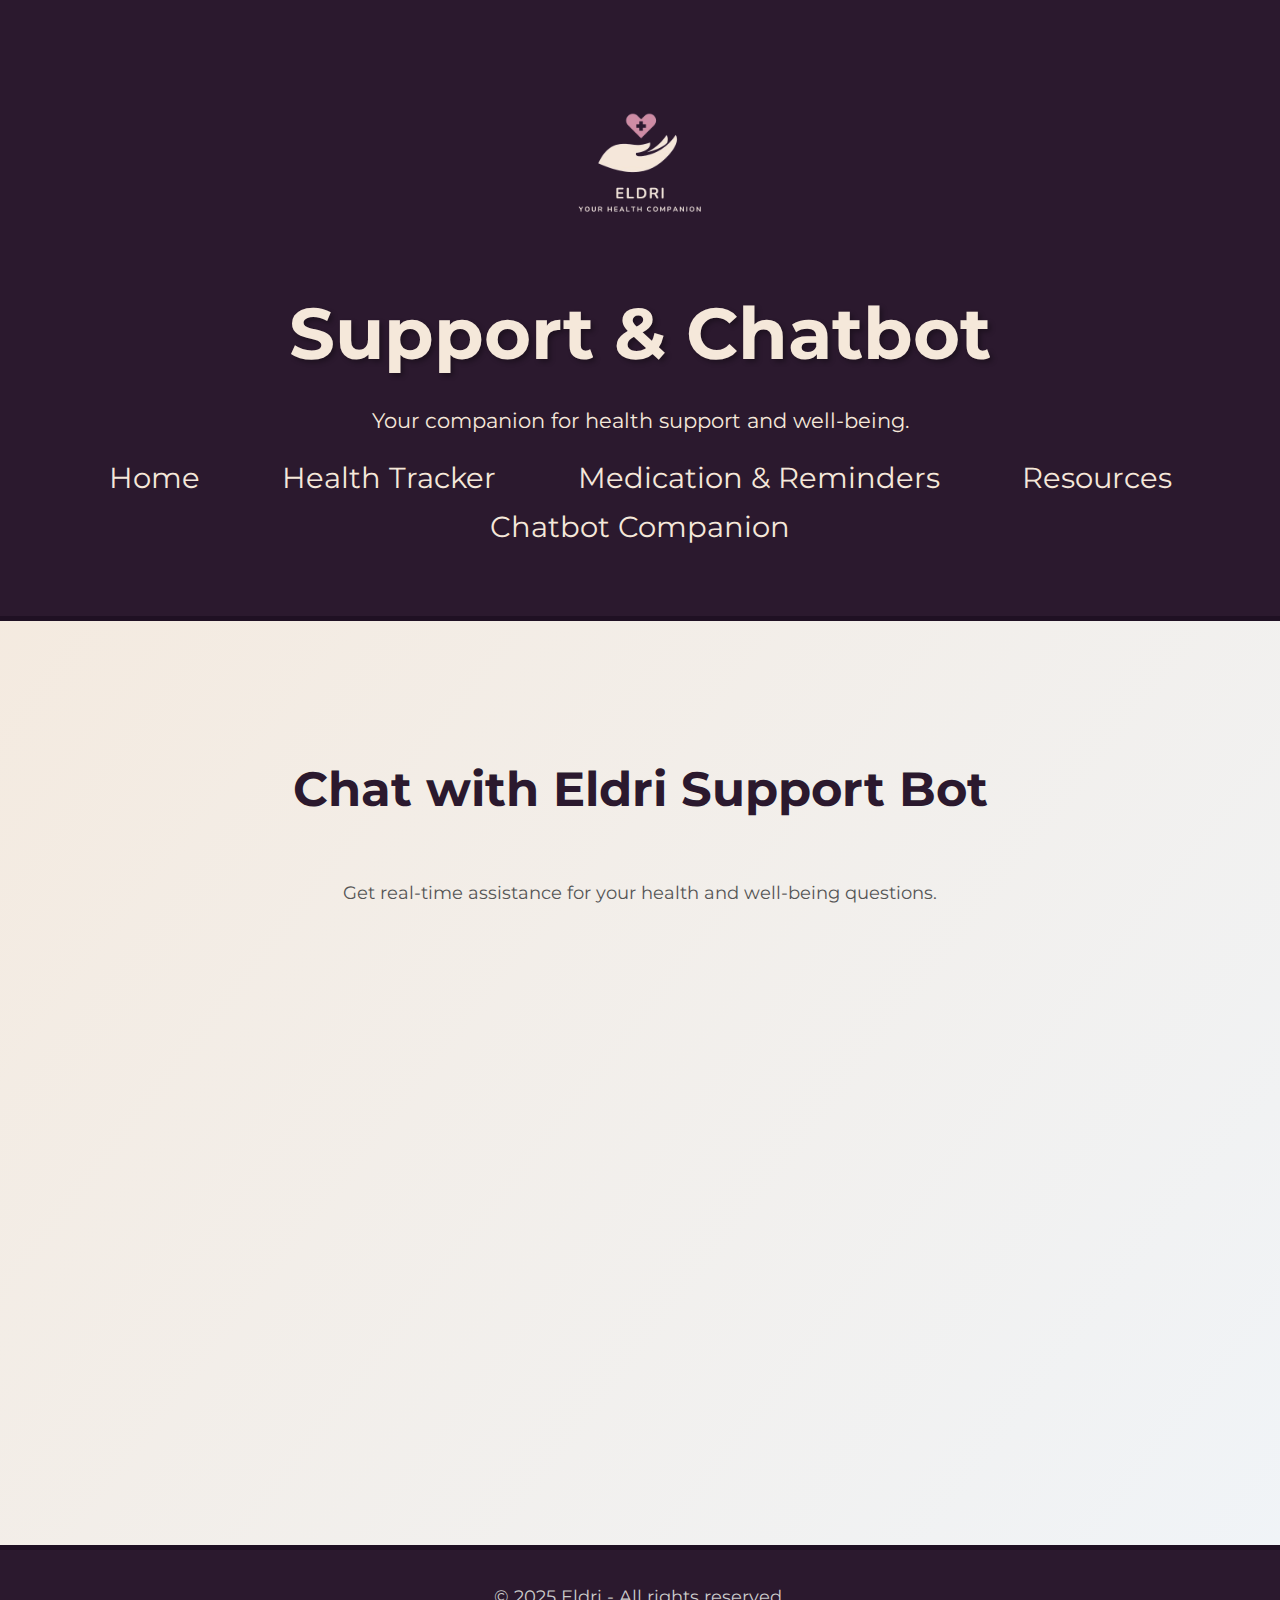
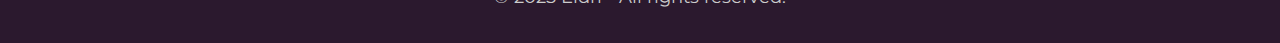
<file: chatbot.html>
<!DOCTYPE html>
<html lang="en">
<head>
    <meta charset="UTF-8">
    <meta name="viewport" content="width=device-width, initial-scale=1.0">
    <title>Support</title>
    <link rel="stylesheet" href="styles.css">
    <link href="https://fonts.googleapis.com/css2?family=Montserrat:wght@400;700&display=swap" rel="stylesheet">

    <style>
        section {
            text-align: center; 
        }

        iframe {
            margin: 0 auto; 
        }
    </style>
    
</head>
<body>
    <header>
        <img src="logo.png" alt="Eldri Logo" id="logo" width="200px" height="200px">
        <h1>Support & Chatbot</h1>
        <p>Your companion for health support and well-being.</p>
        <nav>
            <a href="index.html">Home</a>
            <a href="tracker.html">Health Tracker</a>
            <a href="medication.html">Medication & Reminders</a>
            <a href="resources.html">Resources</a>
            <a href="chatbot.html">Chatbot Companion</a>
        </nav>
    </header>

    <main>
        <section>
            <h2>Chat with Eldri Support Bot</h2>
            <p>Get real-time assistance for your health and well-being questions.</p>
            <iframe src="https://web.powerva.microsoft.com/environments/Default-993ebf67-a1b4-4124-9529-fe4ee2eb1f43/bots/cr4f1_eldriCompanionBot/webchat?__version__=2" frameborder="0" style="width: 700px; height: 500px;"></iframe>
        </section>
    </main>

    <footer>
        <p>&copy; 2025 Eldri - All rights reserved.</p>
    </footer>
</body>
</html>
</file>
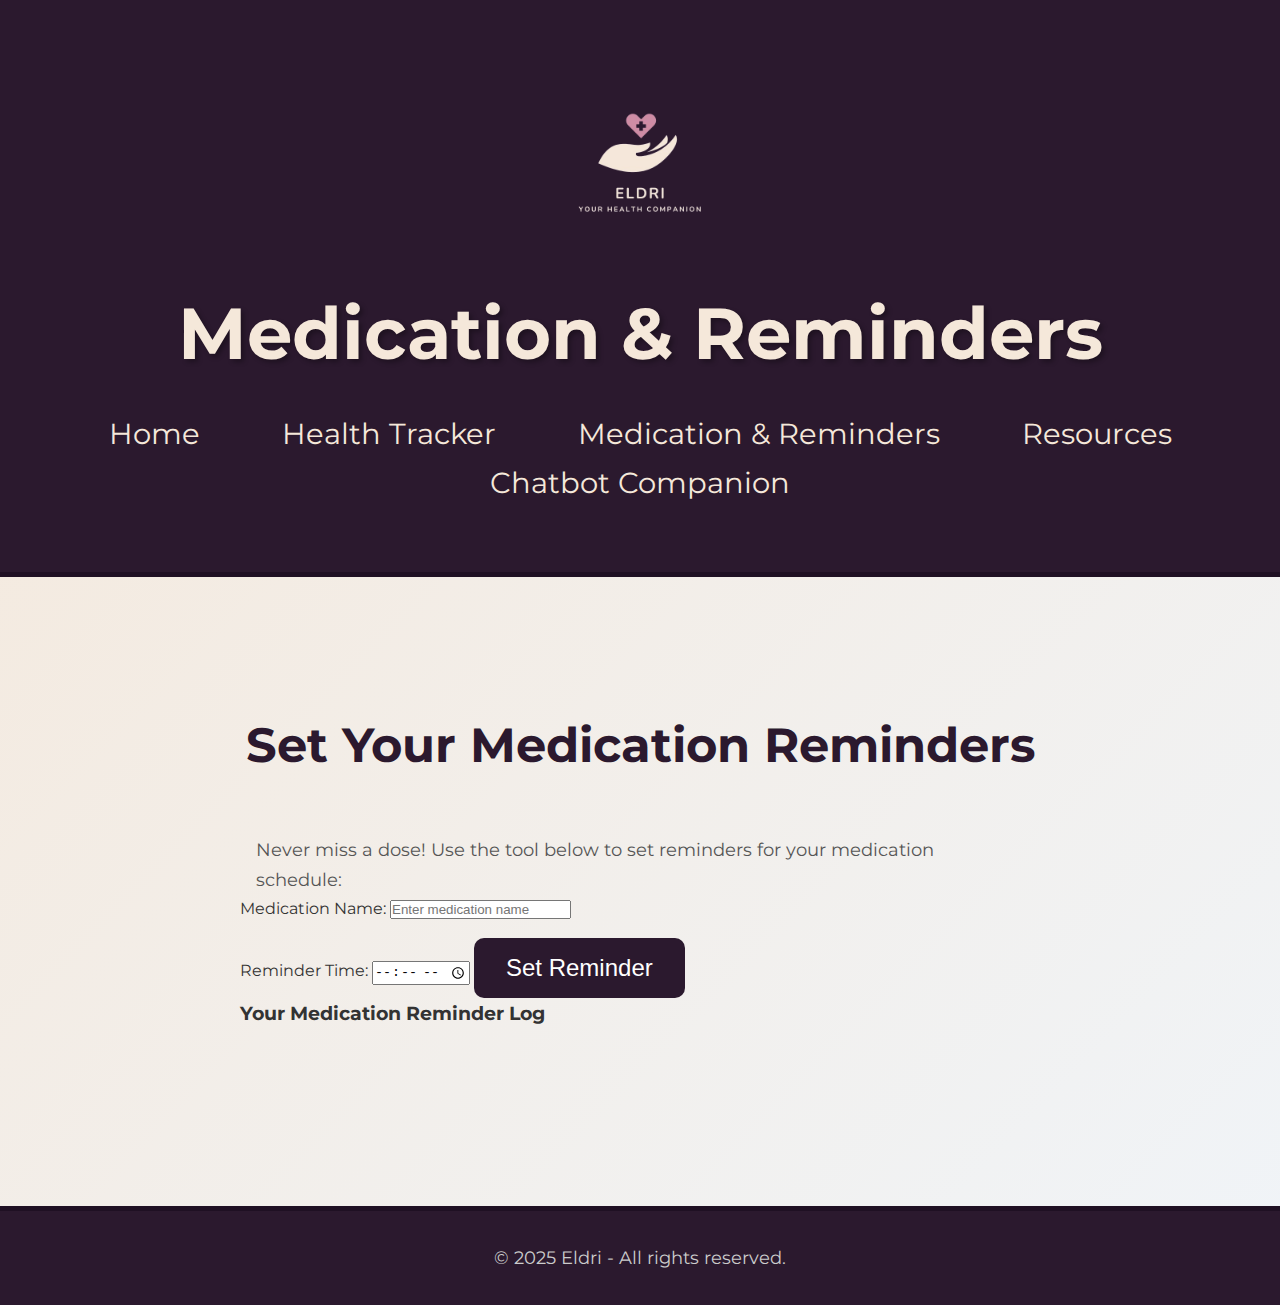
<file: medication.html>
<!DOCTYPE html>
<html lang="en">
<head>
    <meta charset="UTF-8">
    <meta name="viewport" content="width=device-width, initial-scale=1.0">
    <title>Medication & Reminders</title>
    <link rel="stylesheet" href="styles.css">
    <script defer src="script.js"></script>
    <link href="https://fonts.googleapis.com/css2?family=Montserrat:wght@400;700&display=swap" rel="stylesheet">
</head>
<body>
    <header>
        <img src="logo.png" alt="Eldri Logo" id="logo" width="200px" height="200px">
        <h1>Medication & Reminders</h1>
        <nav>
            <a href="index.html">Home</a>
            <a href="tracker.html">Health Tracker</a>
            <a href="medication.html">Medication & Reminders</a>
            <a href="resources.html">Resources</a>
            <a href="chatbot.html">Chatbot Companion</a>
        </nav>
    </header>

    <main>
        <section>
            <h2>Set Your Medication Reminders</h2>
            <p>Never miss a dose! Use the tool below to set reminders for your medication schedule:</p>
            <label for="medicationName">Medication Name:</label>
            <input type="text" id="medicationName" placeholder="Enter medication name">
            <br>
            <label for="reminderTime">Reminder Time:</label>
            <input type="time" id="reminderTime">
            <button onclick="setReminder()">Set Reminder</button>
            <p id="reminderMessage"></p>

            <h3>Your Medication Reminder Log</h3>
            <ul id="medicationLog"></ul>
        </section>
    </main>

    <footer>
        <p>&copy; 2025 Eldri - All rights reserved.</p>
    </footer>
</file>
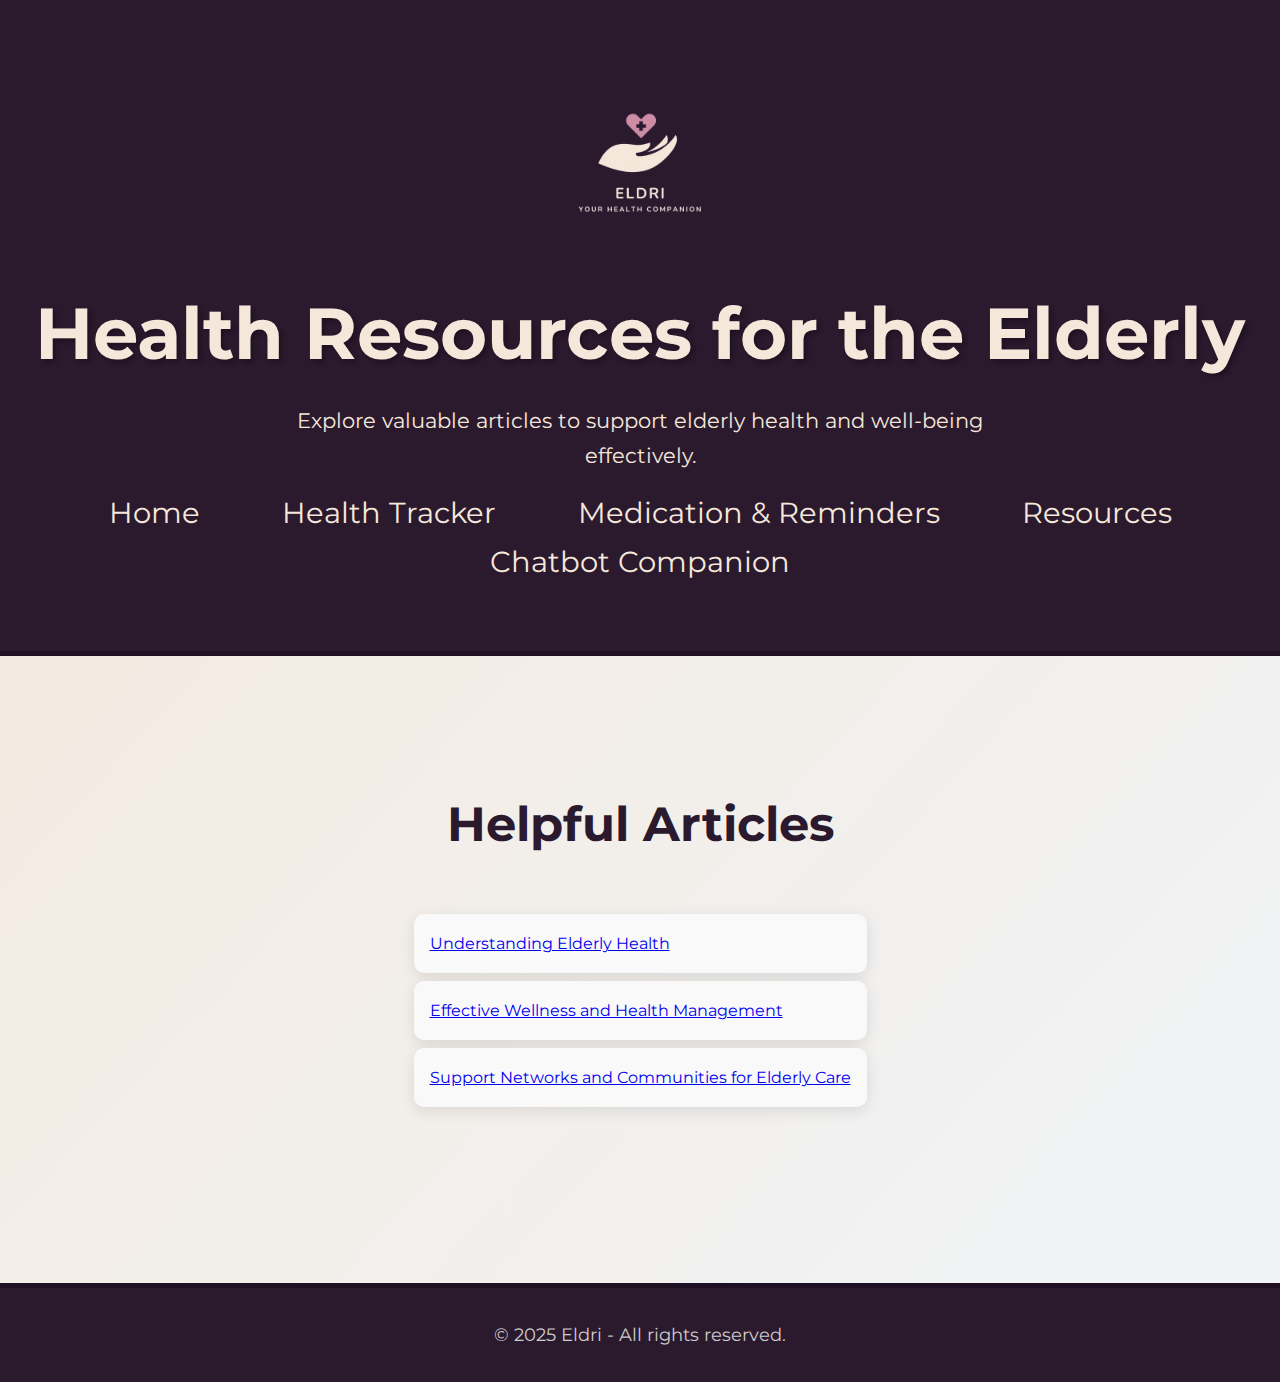
<file: resources.html>
<!DOCTYPE html>
<html lang="en">
<head>
    <meta charset="UTF-8">
    <meta name="viewport" content="width=device-width, initial-scale=1.0">
    <title>Resources</title>
    <link rel="stylesheet" href="styles.css">
    <link href="https://fonts.googleapis.com/css2?family=Montserrat:wght@400;700&display=swap" rel="stylesheet">
</head>
<body>
    <header>
        <img src="logo.png" alt="Eldri Logo" id="logo" width="200px" height="200px">
        <h1>Health Resources for the Elderly</h1>
        <p>Explore valuable articles to support elderly health and well-being effectively.</p>
        <nav>
            <a href="index.html">Home</a>
            <a href="tracker.html">Health Tracker</a>
            <a href="medication.html">Medication & Reminders</a>
            <a href="resources.html">Resources</a>
            <a href="chatbot.html">Chatbot Companion</a>
        </nav>
    </header>

    <main>
        <section>
            <h2>Helpful Articles</h2>
            <ul>
                <li><a href="article1.html">Understanding Elderly Health</a></li>
                <li><a href="article2.html">Effective Wellness and Health Management</a></li>
                <li><a href="article3.html">Support Networks and Communities for Elderly Care</a></li>
            </ul>
        </section>
    </main>

    <footer>
        <p>&copy; 2025 Eldri - All rights reserved.</p>
    </footer>
</body>
</html>
</file>
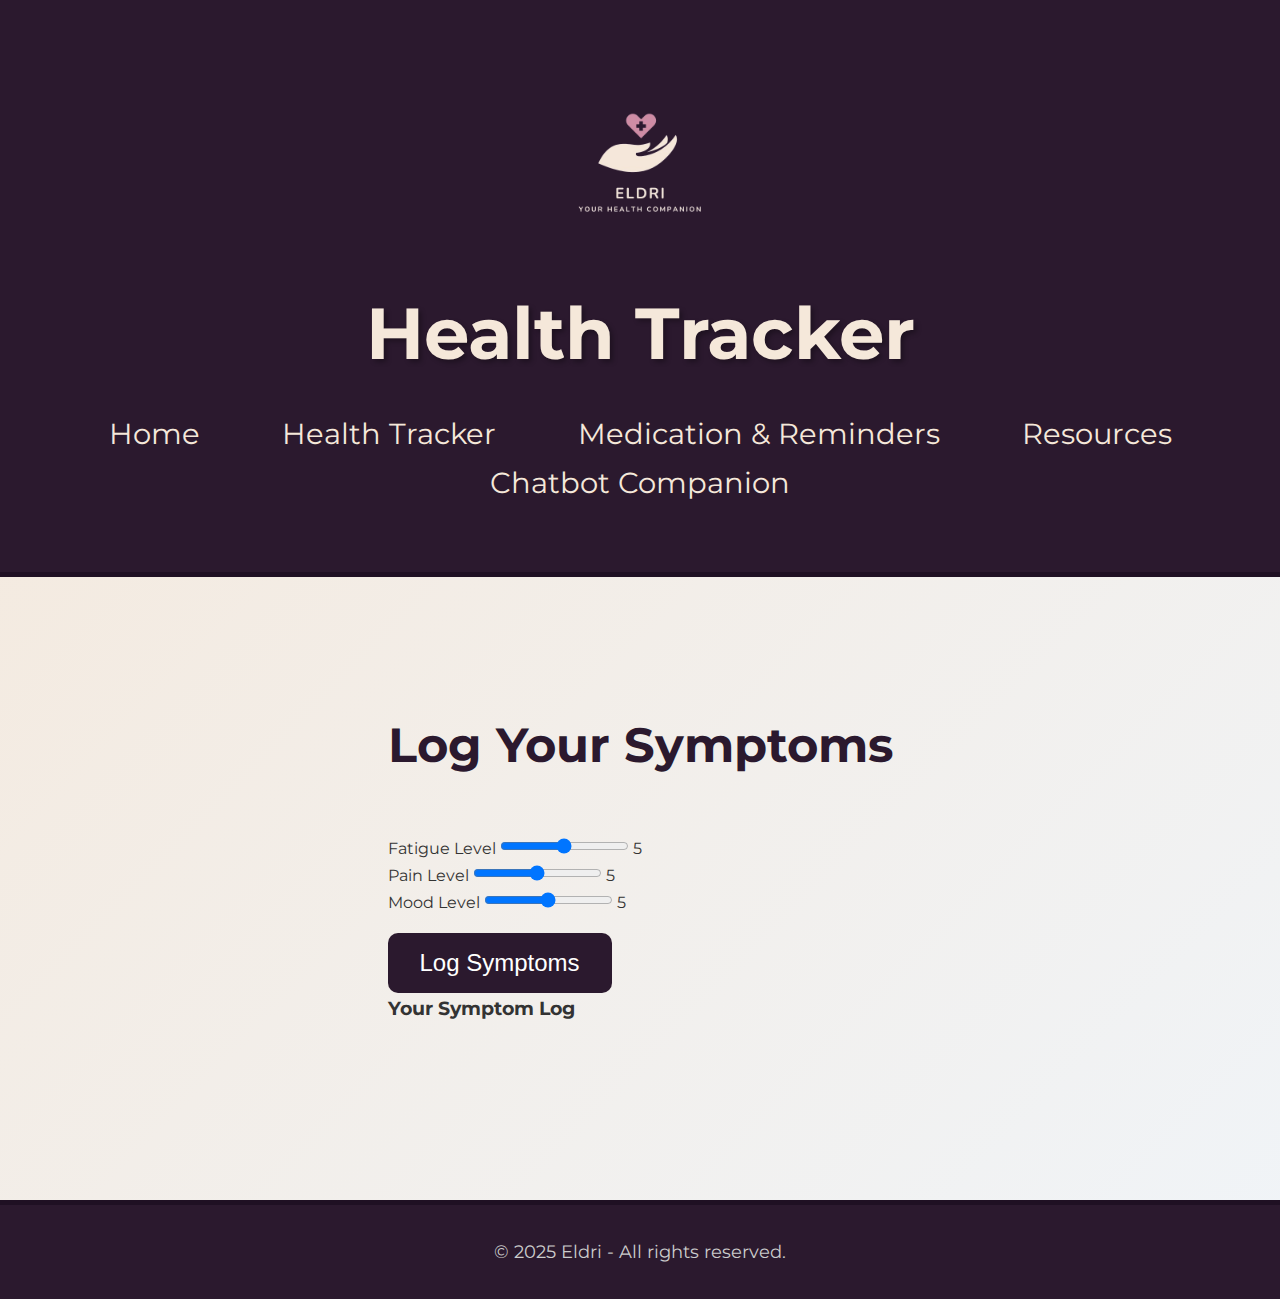
<file: tracker.html>
<!DOCTYPE html>
<html lang="en">
<head>
    <meta charset="UTF-8">
    <meta name="viewport" content="width=device-width, initial-scale=1.0">
    <title>Health Tracker</title>
    <link rel="stylesheet" href="styles.css">
    <link href="https://fonts.googleapis.com/css2?family=Montserrat:wght@400;700&display=swap" rel="stylesheet">
</head>
<body>
    <header>
        <img src="logo.png" alt="Eldri Logo" id="logo" width="200px" height="200px">
        <h1>Health Tracker</h1>
        <nav>
            <a href="index.html">Home</a>
            <a href="tracker.html">Health Tracker</a>
            <a href="medication.html">Medication & Reminders</a>
            <a href="resources.html">Resources</a>
            <a href="chatbot.html">Chatbot Companion</a>
        </nav>
    </header>

    <main>
        <section>
            <h2>Log Your Symptoms</h2>
            <div>
                <label for="fatigue">Fatigue Level</label>
                <input type="range" id="fatigue" min="0" max="10" value="5" oninput="updateValue('fatigueValue', this.value)">
                <span id="fatigueValue">5</span>
            </div>
            <div>
                <label for="pain">Pain Level</label>
                <input type="range" id="pain" min="0" max="10" value="5" oninput="updateValue('painValue', this.value)">
                <span id="painValue">5</span>
            </div>
            <div>
                <label for="mood">Mood Level</label>
                <input type="range" id="mood" min="0" max="10" value="5" oninput="updateValue('moodValue', this.value)">
                <span id="moodValue">5</span>
            </div>
            <button onclick="logSymptoms()">Log Symptoms</button>
            <p id="logMessage" style="display:none;"></p>

            <h3>Your Symptom Log</h3>
            <ul id="symptomLog"></ul>
        </section>
    </main>

    <footer>
        <p>&copy; 2025 Eldri - All rights reserved.</p>
    </footer>

    <script src="script.js"></script>
</body>
</html>
</file>
<file: styles.css>
* {
    margin: 0;
    padding: 0;
    box-sizing: border-box;
}

body {
    font-family: 'Montserrat', sans-serif;
    background: linear-gradient(to bottom right, #f5e8da, #f0f4f8);
    color: #333;
    line-height: 1.7;
}

header {
    text-align: center;
    background-color: #2b192e;
    padding: 4rem 0;
    border-bottom: 5px solid #1f1023;
    position: relative;
    overflow: hidden;
    animation: fadeIn 1s ease;
}

header h1 {
    font-size: 4.5rem;
    color: #f5e8da;
    margin-bottom: 0.5rem;
    text-shadow: 3px 3px 5px rgba(0, 0, 0, 0.3);
    transition: transform 0.3s ease;
}

header h1:hover {
    transform: scale(1.05);
}

header p {
    font-size: 1.3rem; /* Adjust font size */
    color: #f5e8da; /* Softer color for better visibility */
}

nav {
    margin-top: 1rem;
}

nav a {
    margin: 0 15px;
    text-decoration: none;
    color: #f5e8da;
    font-size: 1.8rem;
    transition: background-color 0.3s ease, transform 0.3s ease;
    padding: 0.7rem 1.5rem;
    border-radius: 8px;
}

nav a:hover {
    background-color: rgba(245, 232, 218, 0.3);
    transform: scale(1.1);
}

main {
    display: flex;
    flex-direction: column;
    align-items: center;
    padding: 5rem 0;
}

.features {
    display: flex;
    justify-content: center;
    align-items: flex-start;
    margin: 3rem 0;
    flex-wrap: wrap;
}

.feature-card {
    background: #ffffff;
    border-radius: 15px;
    box-shadow: 0 6px 20px rgba(0, 0, 0, 0.2);
    transition: transform 0.3s ease, box-shadow 0.3s ease;
    padding: 2.5rem;
    margin: 1rem;
    flex: 1 1 300px;
    max-width: 350px;
    text-align: center;
    position: relative;
    overflow: hidden;
}

.feature-card::before {
    content: "";
    position: absolute;
    top: 0;
    left: 0;
    right: 0;
    bottom: 0;
    background: rgba(255, 255, 255, 0.1);
    border-radius: 15px;
    transition: opacity 0.3s ease;
    opacity: 0;
}

.feature-card:hover::before {
    opacity: 1;
}

.feature-card:hover {
    transform: translateY(-5px);
    box-shadow: 0 12px 30px rgba(0, 0, 0, 0.3);
}

.feature-card h3 {
    color: #2b192e;
    margin-bottom: 1rem;
    font-size: 1.8rem;
    text-transform: uppercase;
    letter-spacing: 1px;
}

.feature-card p {
    color: #555;
    font-size: 1.1rem;
    line-height: 1.6;
}

button {
    padding: 1rem 2rem;
    background-color: #2b192e;
    color: #fff;
    border: none;
    border-radius: 10px;
    font-size: 1.5rem;
    cursor: pointer;
    transition: background-color 0.3s ease, transform 0.3s ease;
    margin-top: 1rem;
}

button:hover {
    background-color: #1f1023;
    transform: translateY(-3px);
}

footer {
    text-align: center;
    background-color: #2b192e;
    color: #f5e8da;
    padding: 2rem;
    font-size: 1.3rem;
    margin-top: 3rem;
    border-top: 5px solid #1f1023;
}

footer p {
    color: #cccccc;
}

@keyframes fadeIn {
    from {
        opacity: 0;
        transform: translateY(-20px);
    }
    to {
        opacity: 1;
        transform: translateY(0);
    }
}

@media (max-width: 768px) {
    header h1 {
        font-size: 3rem;
    }

    header p {
        font-size: 1.2rem;
    }

    nav a {
        font-size: 1.4rem;
    }

    .feature-card {
        margin: 1rem 0;
        flex: 1 1 90%;
        max-width: none;
    }

    button {
        width: 100%;
        margin: 1rem 0;
    }
}

h2 {
    text-align: center;
    font-size: 3rem;
    margin: 3rem 0;
    color: #2b192e;
}

p {
    max-width: 800px;
    margin: 0 auto;
    padding: 0 1rem;
    font-size: 1.1rem;
    color: #555;
}

ul {
    list-style-type: none;
    padding: 0;
    max-width: 800px;
    margin: 3rem auto;
}

ul li {
    background: #f9f9f9;
    padding: 1rem;
    margin: 0.5rem 0;
    border-radius: 10px;
    box-shadow: 0 4px 15px rgba(0, 0, 0, 0.1);
    transition: transform 0.3s ease;
}

ul li:hover {
    transform: translateY(-2px);
}

form {
    max-width: 600px;
    margin: 2rem auto;
    padding: 2rem;
    background: #ffffff;
    border-radius: 15px;
    box-shadow: 0 4px 20px rgba(0, 0, 0, 0.2);
}

form input, form textarea {
    width: 100%;
    padding: 1rem;
    margin-bottom: 1rem;
    border: 1px solid #ccc;
    border-radius: 8px;
    font-size: 1rem;
    transition: border-color 0.3s ease;
}

form input:focus, form textarea:focus {
    border-color: #2b192e;
    outline: none;
}

form button {
    background-color: #2b192e;
    color: white;
    border: none;
    border-radius: 8px;
    padding: 1rem;
    font-size: 1.2rem;
    cursor: pointer;
    transition: background-color 0.3s ease, transform 0.3s ease;
}

form button:hover {
    background-color: #1f1023;
    transform: translateY(-2px);
}
</file>
